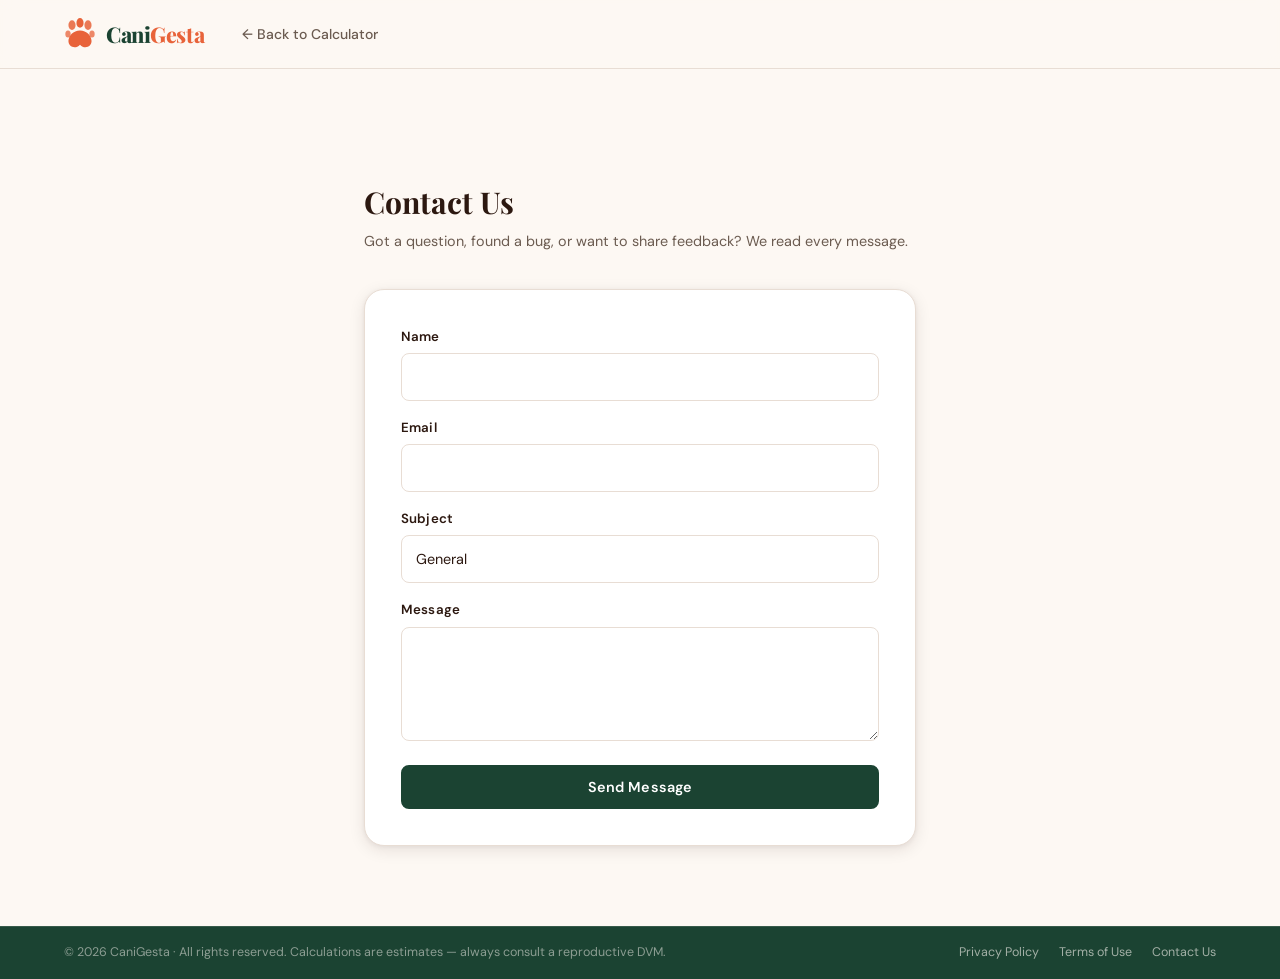
<file: contact.html>
<!DOCTYPE html>
<html lang="en">
<head>
  <meta charset="UTF-8">
  <meta name="viewport" content="width=device-width, initial-scale=1.0">
  <title>Contact Us — CaniGesta</title>
  <meta name="description" content="Get in touch with the CaniGesta team. Send us a message about your experience or any questions.">
  <link rel="icon" href="data:image/svg+xml,<svg xmlns='http://www.w3.org/2000/svg' viewBox='0 0 100 100'><text y='.9em' font-size='90'>🐾</text></svg>">
  <link rel="preconnect" href="https://fonts.googleapis.com">
  <link href="https://fonts.googleapis.com/css2?family=DM+Sans:wght@400;500;600&family=Playfair+Display:wght@700&display=swap" rel="stylesheet">
  <link rel="stylesheet" href="app.css">
  <script>if (localStorage.getItem('cg_theme') === 'dark') document.documentElement.classList.add('dark-mode');</script>
</head>
<body class="light-mode">
  <nav class="navbar" id="main-navbar">
    <div class="nav-container">
      <a href="index.html" class="nav-logo" style="text-decoration:none;">
        <svg class="logo-paw" viewBox="0 0 36 36" fill="none" xmlns="http://www.w3.org/2000/svg">
          <ellipse cx="9" cy="8" rx="4" ry="5.5" fill="currentColor" opacity="0.85"/>
          <ellipse cx="18" cy="5.5" rx="4" ry="5.5" fill="currentColor"/>
          <ellipse cx="27" cy="8" rx="4" ry="5.5" fill="currentColor" opacity="0.85"/>
          <path d="M18 14C10.5 14 5 20 5 26C5 30 8 33 12 33C14 33 16 32 18 30C20 32 22 33 24 33C28 33 31 30 31 26C31 20 25.5 14 18 14Z" fill="currentColor"/>
          <ellipse cx="4.5" cy="18" rx="3" ry="4" fill="currentColor" opacity="0.75"/>
          <ellipse cx="31.5" cy="18" rx="3" ry="4" fill="currentColor" opacity="0.75"/>
        </svg>
        <span class="logo-text">Cani<span class="logo-accent">Gesta</span></span>
      </a>
      <div class="nav-links">
        <a href="index.html" class="nav-link">← Back to Calculator</a>
      </div>
    </div>
  </nav>

  <main class="container" style="padding-top: calc(var(--nav-height) + 48px); padding-bottom: 80px; max-width: 600px;">
    <h1 style="margin-bottom: 8px;">Contact Us</h1>
    <p class="text-sub" style="margin-bottom: 36px;">Got a question, found a bug, or want to share feedback? We read every message.</p>

    <div class="panel-card card-shadow" style="padding: 36px;">
      <form id="contact-form" action="https://formspree.io/f/xpwzgkna" method="POST" class="calc-form">
        <div class="form-group">
          <label for="contact-name" class="form-label">Name</label>
          <input type="text" id="contact-name" name="name" class="form-control" required>
        </div>
        <div class="form-group">
          <label for="contact-email" class="form-label">Email</label>
          <input type="email" id="contact-email" name="email" class="form-control" required>
        </div>
        <div class="form-group">
          <label for="contact-subject" class="form-label">Subject</label>
          <select id="contact-subject" name="subject" class="form-control">
            <option>General</option>
            <option>Bug Report</option>
            <option>Feature Request</option>
            <option>Partnership</option>
          </select>
        </div>
        <div class="form-group">
          <label for="contact-message" class="form-label">Message</label>
          <textarea id="contact-message" name="message" class="form-control" rows="5" required></textarea>
        </div>
        <button type="submit" class="btn btn-primary btn-full" style="margin-top: 8px;">Send Message</button>
      </form>
      <div id="contact-success" class="email-success" style="display:none; margin-top: 16px;">
        🎉 <strong>Thanks! We'll reply within 48 hours.</strong>
      </div>
    </div>
  </main>

  <footer class="site-footer">
    <div class="footer-bottom">
      <div class="container footer-bottom-inner">
        <span>© 2026 CaniGesta · All rights reserved. Calculations are estimates — always consult a reproductive DVM.</span>
        <div class="footer-bottom-links">
          <a href="privacy.html">Privacy Policy</a>
          <a href="terms.html">Terms of Use</a>
          <a href="contact.html">Contact Us</a>
        </div>
      </div>
    </div>
  </footer>

  <script>
    document.getElementById('contact-form').addEventListener('submit', function(e) {
      e.preventDefault();
      const btn = this.querySelector('button');
      btn.textContent = 'Sending...';
      btn.disabled = true;
      fetch(this.action, {
        method: 'POST', body: new FormData(this), headers: { 'Accept': 'application/json' }
      }).then(() => {
        this.style.display = 'none';
        document.getElementById('contact-success').style.display = 'block';
      }).catch(() => {
        btn.textContent = 'Send Message';
        btn.disabled = false;
        alert('Something went wrong — please try again.');
      });
    });
  </script>
</body>
</html>
</file>
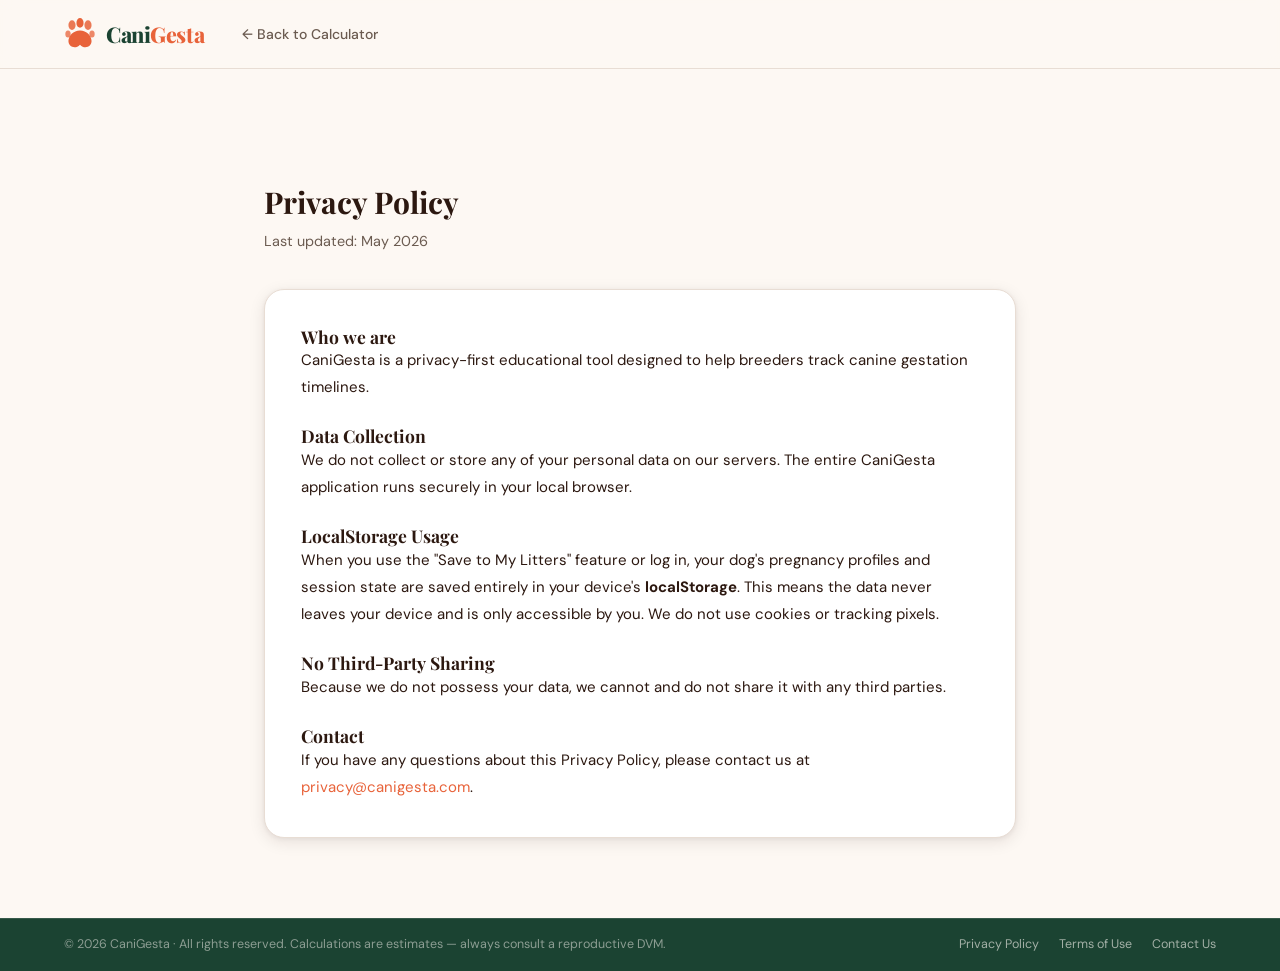
<file: privacy.html>
<!DOCTYPE html>
<html lang="en">
<head>
  <meta charset="UTF-8">
  <meta name="viewport" content="width=device-width, initial-scale=1.0">
  <title>Privacy Policy — CaniGesta</title>
  <meta name="description" content="Privacy Policy for CaniGesta. Learn how we handle your data (we don't!).">
  <link rel="icon" href="data:image/svg+xml,<svg xmlns='http://www.w3.org/2000/svg' viewBox='0 0 100 100'><text y='.9em' font-size='90'>🐾</text></svg>">
  <link rel="preconnect" href="https://fonts.googleapis.com">
  <link href="https://fonts.googleapis.com/css2?family=DM+Sans:wght@400;500;600&family=Playfair+Display:wght@700&display=swap" rel="stylesheet">
  <link rel="stylesheet" href="app.css">
  <script>if (localStorage.getItem('cg_theme') === 'dark') document.documentElement.classList.add('dark-mode');</script>
</head>
<body class="light-mode">
  <nav class="navbar" id="main-navbar">
    <div class="nav-container">
      <a href="index.html" class="nav-logo" style="text-decoration:none;">
        <svg class="logo-paw" viewBox="0 0 36 36" fill="none" xmlns="http://www.w3.org/2000/svg">
          <ellipse cx="9" cy="8" rx="4" ry="5.5" fill="currentColor" opacity="0.85"/>
          <ellipse cx="18" cy="5.5" rx="4" ry="5.5" fill="currentColor"/>
          <ellipse cx="27" cy="8" rx="4" ry="5.5" fill="currentColor" opacity="0.85"/>
          <path d="M18 14C10.5 14 5 20 5 26C5 30 8 33 12 33C14 33 16 32 18 30C20 32 22 33 24 33C28 33 31 30 31 26C31 20 25.5 14 18 14Z" fill="currentColor"/>
          <ellipse cx="4.5" cy="18" rx="3" ry="4" fill="currentColor" opacity="0.75"/>
          <ellipse cx="31.5" cy="18" rx="3" ry="4" fill="currentColor" opacity="0.75"/>
        </svg>
        <span class="logo-text">Cani<span class="logo-accent">Gesta</span></span>
      </a>
      <div class="nav-links">
        <a href="index.html" class="nav-link">← Back to Calculator</a>
      </div>
    </div>
  </nav>

  <main class="container" style="padding-top: calc(var(--nav-height) + 48px); padding-bottom: 80px; max-width: 800px;">
    <h1 style="margin-bottom: 8px;">Privacy Policy</h1>
    <p class="text-sub" style="margin-bottom: 36px;">Last updated: May 2026</p>

    <div class="panel-card card-shadow" style="padding: 36px; line-height: 1.8;">
      <h3>Who we are</h3>
      <p>CaniGesta is a privacy-first educational tool designed to help breeders track canine gestation timelines.</p>

      <h3 style="margin-top: 24px;">Data Collection</h3>
      <p>We do not collect or store any of your personal data on our servers. The entire CaniGesta application runs securely in your local browser.</p>

      <h3 style="margin-top: 24px;">LocalStorage Usage</h3>
      <p>When you use the "Save to My Litters" feature or log in, your dog's pregnancy profiles and session state are saved entirely in your device's <strong>localStorage</strong>. This means the data never leaves your device and is only accessible by you. We do not use cookies or tracking pixels.</p>

      <h3 style="margin-top: 24px;">No Third-Party Sharing</h3>
      <p>Because we do not possess your data, we cannot and do not share it with any third parties.</p>

      <h3 style="margin-top: 24px;">Contact</h3>
      <p>If you have any questions about this Privacy Policy, please contact us at <a href="mailto:privacy@canigesta.com" style="color: var(--color-accent);">privacy@canigesta.com</a>.</p>
    </div>
  </main>

  <footer class="site-footer">
    <div class="footer-bottom">
      <div class="container footer-bottom-inner">
        <span>© 2026 CaniGesta · All rights reserved. Calculations are estimates — always consult a reproductive DVM.</span>
        <div class="footer-bottom-links">
          <a href="privacy.html">Privacy Policy</a>
          <a href="terms.html">Terms of Use</a>
          <a href="contact.html">Contact Us</a>
        </div>
      </div>
    </div>
  </footer>
</body>
</html>
</file>
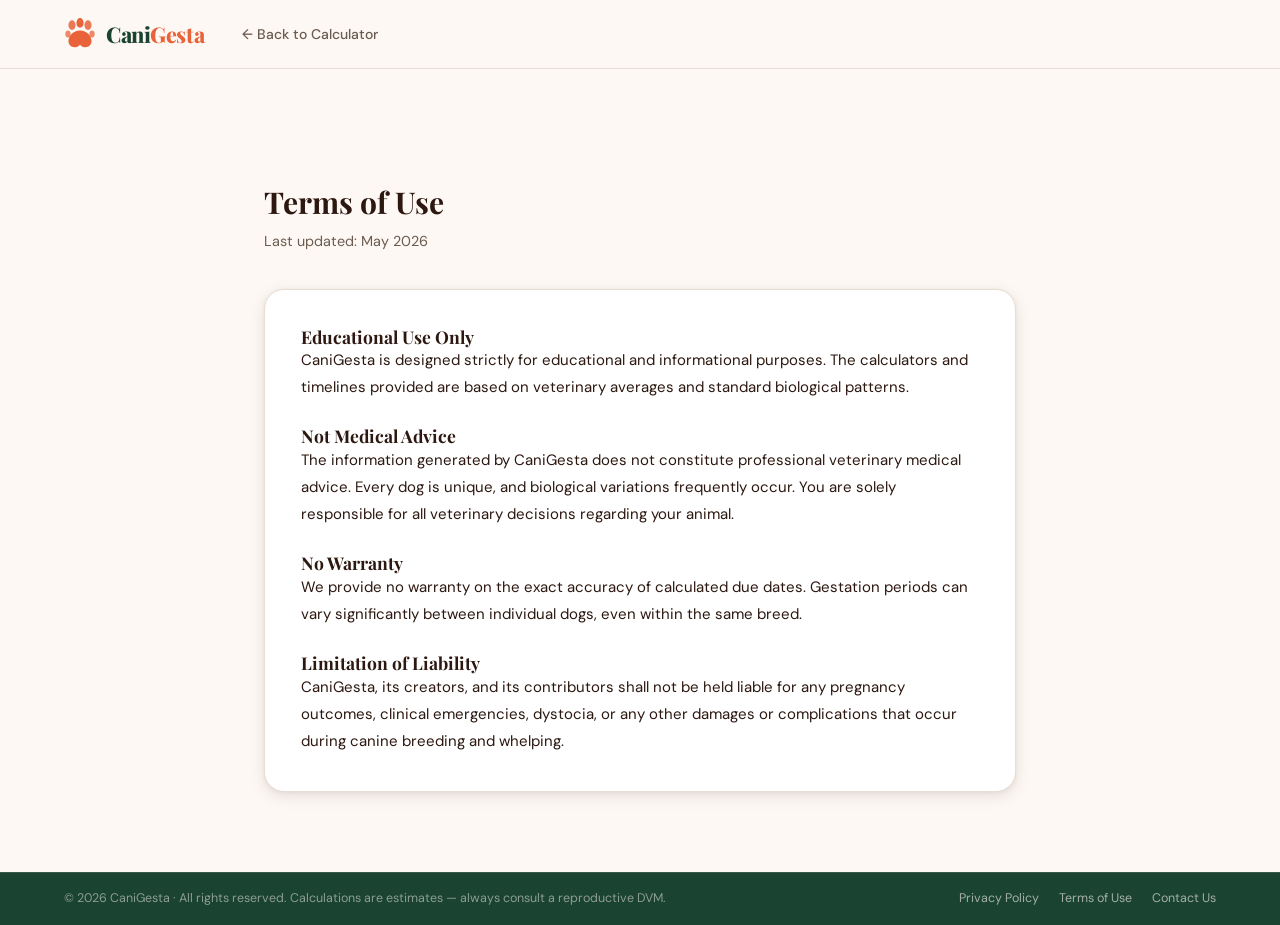
<file: terms.html>
<!DOCTYPE html>
<html lang="en">
<head>
  <meta charset="UTF-8">
  <meta name="viewport" content="width=device-width, initial-scale=1.0">
  <title>Terms of Use — CaniGesta</title>
  <meta name="description" content="Terms of Use for CaniGesta. Please read carefully before using our calculator.">
  <link rel="icon" href="data:image/svg+xml,<svg xmlns='http://www.w3.org/2000/svg' viewBox='0 0 100 100'><text y='.9em' font-size='90'>🐾</text></svg>">
  <link rel="preconnect" href="https://fonts.googleapis.com">
  <link href="https://fonts.googleapis.com/css2?family=DM+Sans:wght@400;500;600&family=Playfair+Display:wght@700&display=swap" rel="stylesheet">
  <link rel="stylesheet" href="app.css">
  <script>if (localStorage.getItem('cg_theme') === 'dark') document.documentElement.classList.add('dark-mode');</script>
</head>
<body class="light-mode">
  <nav class="navbar" id="main-navbar">
    <div class="nav-container">
      <a href="index.html" class="nav-logo" style="text-decoration:none;">
        <svg class="logo-paw" viewBox="0 0 36 36" fill="none" xmlns="http://www.w3.org/2000/svg">
          <ellipse cx="9" cy="8" rx="4" ry="5.5" fill="currentColor" opacity="0.85"/>
          <ellipse cx="18" cy="5.5" rx="4" ry="5.5" fill="currentColor"/>
          <ellipse cx="27" cy="8" rx="4" ry="5.5" fill="currentColor" opacity="0.85"/>
          <path d="M18 14C10.5 14 5 20 5 26C5 30 8 33 12 33C14 33 16 32 18 30C20 32 22 33 24 33C28 33 31 30 31 26C31 20 25.5 14 18 14Z" fill="currentColor"/>
          <ellipse cx="4.5" cy="18" rx="3" ry="4" fill="currentColor" opacity="0.75"/>
          <ellipse cx="31.5" cy="18" rx="3" ry="4" fill="currentColor" opacity="0.75"/>
        </svg>
        <span class="logo-text">Cani<span class="logo-accent">Gesta</span></span>
      </a>
      <div class="nav-links">
        <a href="index.html" class="nav-link">← Back to Calculator</a>
      </div>
    </div>
  </nav>

  <main class="container" style="padding-top: calc(var(--nav-height) + 48px); padding-bottom: 80px; max-width: 800px;">
    <h1 style="margin-bottom: 8px;">Terms of Use</h1>
    <p class="text-sub" style="margin-bottom: 36px;">Last updated: May 2026</p>

    <div class="panel-card card-shadow" style="padding: 36px; line-height: 1.8;">
      <h3>Educational Use Only</h3>
      <p>CaniGesta is designed strictly for educational and informational purposes. The calculators and timelines provided are based on veterinary averages and standard biological patterns.</p>

      <h3 style="margin-top: 24px;">Not Medical Advice</h3>
      <p>The information generated by CaniGesta does not constitute professional veterinary medical advice. Every dog is unique, and biological variations frequently occur. You are solely responsible for all veterinary decisions regarding your animal.</p>

      <h3 style="margin-top: 24px;">No Warranty</h3>
      <p>We provide no warranty on the exact accuracy of calculated due dates. Gestation periods can vary significantly between individual dogs, even within the same breed.</p>

      <h3 style="margin-top: 24px;">Limitation of Liability</h3>
      <p>CaniGesta, its creators, and its contributors shall not be held liable for any pregnancy outcomes, clinical emergencies, dystocia, or any other damages or complications that occur during canine breeding and whelping.</p>
    </div>
  </main>

  <footer class="site-footer">
    <div class="footer-bottom">
      <div class="container footer-bottom-inner">
        <span>© 2026 CaniGesta · All rights reserved. Calculations are estimates — always consult a reproductive DVM.</span>
        <div class="footer-bottom-links">
          <a href="privacy.html">Privacy Policy</a>
          <a href="terms.html">Terms of Use</a>
          <a href="contact.html">Contact Us</a>
        </div>
      </div>
    </div>
  </footer>
</body>
</html>
</file>
<file: app.css>
/* ================================================================
   CaniGesta — Premium Design System
   Items: 24 (dark mode), 37 (fonts), 38 (colors), 39 (a11y),
          40 (transitions), 41 (mobile), 42 (animations), 23 (print)
================================================================ */

/* ── FONTS ── */
@import url('https://fonts.googleapis.com/css2?family=DM+Sans:ital,opsz,wght@0,9..40,300;0,9..40,400;0,9..40,500;0,9..40,600;0,9..40,700;1,9..40,400&family=Playfair+Display:ital,wght@0,400;0,600;0,700;0,800;1,400;1,700&display=swap');

/* ── DESIGN TOKENS (Item 38) ── */
:root {
  /* Brand Colors */
  --color-primary:      #1B4332;
  --color-primary-dark: #0f2d20;
  --color-primary-light:#2d6a4f;
  --color-accent:       #E8633A;
  --color-accent-dark:  #c44f28;
  --color-accent-light: #f0845e;

  /* Background & Surface */
  --color-bg:           #FDF8F3;
  --color-bg-alt:       #F5EDE4;
  --color-surface:      #FFFFFF;
  --color-surface-alt:  #FDF8F3;
  --color-cream:        #FDF8F3;
  --color-cream-dark:   #EDE3DA;

  /* Text */
  --color-text:         #2C1810;
  --color-text-sub:     #6B5B50;
  --color-text-muted:   #9D8878;
  --color-text-inverse: #FDF8F3;

  /* Border */
  --color-border:       #E8DDD4;
  --color-border-light: #F0E8E0;

  /* Semantic */
  --color-green:        #1B4332;
  --color-orange:       #E8633A;
  --color-gold:         #D4A843;
  --color-blue:         #2D5986;
  --color-error:        #C0392B;
  --color-success:      #27AE60;

  /* Shadows */
  --shadow-sm:  0 1px 4px rgba(44,24,16,0.08), 0 0 1px rgba(44,24,16,0.04);
  --shadow-md:  0 4px 16px rgba(44,24,16,0.10), 0 1px 4px rgba(44,24,16,0.06);
  --shadow-lg:  0 8px 32px rgba(44,24,16,0.12), 0 2px 8px rgba(44,24,16,0.08);
  --shadow-xl:  0 20px 60px rgba(44,24,16,0.16), 0 4px 16px rgba(44,24,16,0.10);

  /* Layout */
  --nav-height:    68px;
  --radius-sm:     8px;
  --radius-md:     14px;
  --radius-lg:     20px;
  --radius-xl:     28px;
  --radius-full:   999px;
  --container-max: 1200px;
  --gap-sm:        12px;
  --gap-md:        24px;
  --gap-lg:        40px;

  /* Transitions (Item 40) */
  --transition:     all 0.2s ease;
  --transition-slow: all 0.35s cubic-bezier(0.4,0,0.2,1);
}

/* ── DARK MODE TOKENS (Item 24, 15) ── */
body.dark-mode {
  --color-bg:           #0F1A16;
  --color-bg-alt:       #111d14;
  --color-surface:      #1A2E25;
  --color-surface-alt:  #1C3526;
  --color-cream:        #1A2E25;
  --color-cream-dark:   #0f1e13;

  --color-text:         #F0EBE3;
  --color-text-sub:     #A8B8A0;
  --color-text-muted:   #7A9070;
  --color-text-inverse: #0F1A16;

  --color-border:       #2A4535;
  --color-border-light: #1C3526;

  --color-primary-light:#3d8a60;
  --color-cream-dark:   #162B1E;

  --shadow-sm:  0 1px 4px rgba(0,0,0,0.30);
  --shadow-md:  0 4px 16px rgba(0,0,0,0.35);
  --shadow-lg:  0 8px 32px rgba(0,0,0,0.40);
  --shadow-xl:  0 20px 60px rgba(0,0,0,0.50);
}

/* ── RESET ── */
*, *::before, *::after {
  box-sizing: border-box;
  margin: 0;
  padding: 0;
}

html {
  scroll-behavior: smooth;
  -webkit-text-size-adjust: 100%;
}

body {
  font-family: 'DM Sans', system-ui, -apple-system, sans-serif;
  font-size: 15px;
  line-height: 1.6;
  color: var(--color-text);
  background-color: var(--color-bg);
  transition: background-color 0.3s ease, color 0.3s ease;
  min-height: 100vh;
  padding-top: var(--nav-height);
}

h1, h2, h3, h4, h5, h6 {
  font-family: 'Playfair Display', Georgia, serif;
  font-weight: 700;
  line-height: 1.25;
  color: var(--color-text);
}

a { color: var(--color-accent); text-decoration: none; transition: var(--transition); }
a:hover { color: var(--color-accent-dark); }

button { font-family: 'DM Sans', sans-serif; cursor: pointer; border: none; background: none; }
input, select, textarea { font-family: 'DM Sans', sans-serif; }

img { max-width: 100%; height: auto; display: block; }

/* ── UTILITIES ── */
.container {
  max-width: var(--container-max);
  margin-inline: auto;
  padding-inline: 24px;
}

.text-center { text-align: center; }
.text-sub { color: var(--color-text-sub); font-size: 0.9rem; }
.flex { display: flex; }
.flex-center { display: flex; align-items: center; justify-content: center; }

.card-shadow {
  box-shadow: var(--shadow-md);
}

/* ── BADGE ── */
.badge {
  display: inline-flex;
  align-items: center;
  background: var(--color-primary);
  color: #fff;
  font-size: 0.75rem;
  font-weight: 700;
  padding: 3px 10px;
  border-radius: var(--radius-full);
  letter-spacing: 0.03em;
}

/* ── BUTTONS (Item 39: min 44px) ── */
.btn {
  display: inline-flex;
  align-items: center;
  justify-content: center;
  gap: 7px;
  min-height: 44px;
  padding: 11px 22px;
  border-radius: var(--radius-sm);
  font-size: 0.9rem;
  font-weight: 600;
  font-family: 'DM Sans', sans-serif;
  cursor: pointer;
  border: 2px solid transparent;
  transition: var(--transition);
  white-space: nowrap;
  text-decoration: none;
  letter-spacing: 0.01em;
}

.btn-sm { min-height: 38px; padding: 8px 16px; font-size: 0.82rem; }
.btn-lg { min-height: 52px; padding: 14px 30px; font-size: 1rem; }
.btn-full { width: 100%; }

.btn-primary {
  background: var(--color-primary);
  color: #fff;
  border-color: var(--color-primary);
}
.btn-primary:hover {
  background: var(--color-primary-dark);
  border-color: var(--color-primary-dark);
  transform: translateY(-1px);
  box-shadow: 0 6px 20px rgba(27,67,50,0.3);
}

.btn-accent {
  background: var(--color-accent);
  color: #fff;
  border-color: var(--color-accent);
}
.btn-accent:hover {
  background: var(--color-accent-dark);
  border-color: var(--color-accent-dark);
  transform: translateY(-1px);
  box-shadow: 0 6px 20px rgba(232,99,58,0.35);
}

.btn-ghost {
  background: transparent;
  color: var(--color-text);
  border-color: var(--color-border);
}
.btn-ghost:hover {
  background: var(--color-cream-dark);
  border-color: var(--color-text-sub);
}

.btn-pro {
  background: linear-gradient(135deg, var(--color-gold) 0%, #B8860B 100%);
  color: #fff;
  border: none;
  box-shadow: 0 2px 8px rgba(212,168,67,0.4);
}
.btn-pro:hover {
  transform: translateY(-1px);
  box-shadow: 0 5px 16px rgba(212,168,67,0.5);
}

.btn-close-modal { /* alias */ }

/* link buttons */
.link-btn {
  background: none;
  border: none;
  color: var(--color-accent);
  font-size: 0.85rem;
  cursor: pointer;
  padding: 0;
  font-family: 'DM Sans', sans-serif;
  transition: var(--transition);
  text-decoration: underline;
}
.link-btn:hover { color: var(--color-accent-dark); }

/* ============================================================
   NAVBAR (Items 1, 2, 6, 7)
============================================================ */
.navbar {
  position: fixed;
  top: 0;
  left: 0;
  width: 100%;
  z-index: 1000;
  height: var(--nav-height);
  background: rgba(253,248,243,0.93);
  backdrop-filter: blur(10px);
  -webkit-backdrop-filter: blur(10px);
  box-shadow: 0 1px 0 #E8DDD4;
  transition: background 0.3s ease, box-shadow 0.3s ease;
}

body.dark-mode .navbar {
  background: rgba(13,31,23,0.90);
  border-bottom-color: var(--color-border);
}

.nav-container {
  display: flex;
  align-items: center;
  gap: 16px;
  max-width: var(--container-max);
  margin-inline: auto;
  padding-inline: 24px;
  height: 100%;
}

/* Logo */
.nav-logo {
  display: flex;
  align-items: center;
  gap: 10px;
  cursor: pointer;
  text-decoration: none;
  flex-shrink: 0;
}
.logo-paw {
  width: 32px;
  height: 32px;
  color: var(--color-accent);
  transition: transform 0.3s ease;
}
.nav-logo:hover .logo-paw { transform: rotate(-12deg) scale(1.1); }
.logo-text {
  font-family: 'Playfair Display', serif;
  font-weight: 800;
  font-size: 1.35rem;
  color: var(--color-primary);
  letter-spacing: -0.02em;
}
body.dark-mode .logo-text { color: var(--color-text); }
.logo-accent { color: var(--color-accent); }

/* Nav Links */
.nav-links {
  display: flex;
  align-items: center;
  gap: 4px;
  flex: 1;
  margin-left: 8px;
}

.nav-link {
  background: none;
  border: none;
  color: var(--color-text-sub);
  font-size: 0.875rem;
  font-weight: 500;
  font-family: 'DM Sans', sans-serif;
  padding: 7px 14px;
  border-radius: var(--radius-sm);
  cursor: pointer;
  transition: var(--transition);
  white-space: nowrap;
  min-height: 36px;
}
.nav-link:hover { color: var(--color-text); background: var(--color-cream-dark); }
.nav-link.active {
  color: var(--color-primary);
  font-weight: 600;
  background: rgba(27,67,50,0.09);
}
body.dark-mode .nav-link.active {
  color: #7dd3a8;
  background: rgba(125,211,168,0.12);
}

/* Nav Actions */
.nav-actions {
  display: flex;
  align-items: center;
  gap: 8px;
  flex-shrink: 0;
}

.auth-box {
  display: flex;
  align-items: center;
  gap: 8px;
}

/* Auth User State */
.auth-user-pill {
  display: flex;
  align-items: center;
  gap: 8px;
}
.user-avatar-initials {
  width: 34px;
  height: 34px;
  border-radius: 50%;
  background: var(--color-primary);
  color: #fff;
  font-weight: 700;
  font-size: 0.8rem;
  display: flex;
  align-items: center;
  justify-content: center;
  cursor: pointer;
  letter-spacing: 0.05em;
}
.user-name-display {
  font-weight: 600;
  font-size: 0.85rem;
  color: var(--color-text);
}

/* Theme Toggle */
.theme-toggle {
  width: 38px;
  height: 38px;
  border-radius: var(--radius-full);
  background: var(--color-cream-dark);
  border: 1px solid var(--color-border);
  display: flex;
  align-items: center;
  justify-content: center;
  cursor: pointer;
  transition: var(--transition);
  color: var(--color-text);
  flex-shrink: 0;
}
.theme-toggle:hover { background: var(--color-border); transform: scale(1.08); }
.theme-toggle svg { width: 17px; height: 17px; }

/* Hamburger */
.hamburger {
  display: none;
  flex-direction: column;
  gap: 5px;
  width: 38px;
  height: 38px;
  align-items: center;
  justify-content: center;
  border-radius: var(--radius-sm);
  border: 1px solid var(--color-border);
  background: var(--color-surface);
  cursor: pointer;
  flex-shrink: 0;
}
.hamburger span {
  display: block;
  width: 20px;
  height: 2px;
  background: var(--color-text);
  border-radius: 2px;
  transition: var(--transition);
}

/* Mobile Menu Drawer */
.mobile-menu {
  display: none;
  flex-direction: column;
  background: var(--color-surface);
  border-top: 1px solid var(--color-border);
  padding: 12px 24px 20px;
  gap: 4px;
}
.mobile-menu.open { display: flex; }
.mobile-menu .nav-link {
  text-align: left;
  padding: 10px 14px;
  font-size: 1rem;
}
.mobile-divider {
  border: none;
  border-top: 1px solid var(--color-border);
  margin: 8px 0;
}
.mobile-auth-box {
  display: flex;
  gap: 10px;
  padding-top: 4px;
}
.mobile-auth-box .btn { flex: 1; }

/* ============================================================
   HERO SECTION (Item 25, 42)
============================================================ */
.hero-section {
  position: relative;
  padding-top: 40px;
  padding-bottom: 72px;
  overflow: hidden;
  background: linear-gradient(165deg, #FDF8F3 0%, #F0E8DC 50%, #E8DDD4 100%);
}

body.dark-mode .hero-section {
  background: linear-gradient(165deg, #0D1F17 0%, #111d14 50%, #0a1810 100%);
}

.hero-bg-pattern {
  position: absolute;
  inset: 0;
  background-image:
    radial-gradient(circle at 20% 30%, rgba(232,99,58,0.07) 0%, transparent 50%),
    radial-gradient(circle at 80% 70%, rgba(27,67,50,0.06) 0%, transparent 50%);
  pointer-events: none;
}

.hero-container {
  display: grid;
  grid-template-columns: 1fr 1fr;
  gap: 48px;
  align-items: center;
}

.hero-content { }

.hero-badge {
  display: inline-flex;
  align-items: center;
  gap: 8px;
  background: rgba(27,67,50,0.09);
  border: 1px solid rgba(27,67,50,0.18);
  color: var(--color-primary);
  font-size: 0.78rem;
  font-weight: 600;
  padding: 6px 14px;
  border-radius: var(--radius-full);
  margin-bottom: 20px;
  letter-spacing: 0.04em;
  text-transform: uppercase;
}
body.dark-mode .hero-badge {
  background: rgba(125,211,168,0.12);
  border-color: rgba(125,211,168,0.25);
  color: #7dd3a8;
}
.badge-dot {
  width: 7px; height: 7px;
  background: var(--color-accent);
  border-radius: 50%;
  animation: pulse-dot 2s infinite;
}
@keyframes pulse-dot {
  0%, 100% { opacity: 1; transform: scale(1); }
  50% { opacity: 0.6; transform: scale(0.75); }
}

.hero-headline {
  font-family: 'Playfair Display', serif;
  font-size: clamp(2.2rem, 5vw, 3.4rem);
  font-weight: 800;
  color: var(--color-text);
  line-height: 1.15;
  letter-spacing: -0.02em;
  margin-bottom: 18px;
}

.hero-subheadline {
  font-size: 1.05rem;
  color: var(--color-text-sub);
  line-height: 1.7;
  max-width: 500px;
  margin-bottom: 28px;
}

.hero-cta-row {
  display: flex;
  gap: 12px;
  flex-wrap: wrap;
  margin-bottom: 28px;
}

.social-proof {
  display: flex;
  align-items: center;
  gap: 12px;
}
.avatar-stack {
  display: flex;
}
.avatar-mini {
  width: 32px; height: 32px;
  background: var(--color-primary);
  border: 2px solid var(--color-bg);
  border-radius: 50%;
  font-size: 0.9rem;
  display: flex;
  align-items: center;
  justify-content: center;
  margin-left: -8px;
}
.avatar-stack .avatar-mini:first-child { margin-left: 0; }
.proof-text { font-size: 0.875rem; color: var(--color-text-sub); }
.proof-text strong { color: var(--color-text); }

/* Hero Graphic */
.hero-graphic {
  position: relative;
  display: flex;
  align-items: center;
  justify-content: center;
}

.hero-paw-bg {
  position: absolute;
  width: 200px; height: 200px;
  opacity: 0.5;
  animation: spin-slow 40s linear infinite;
}
@keyframes spin-slow {
  from { transform: rotate(0deg); }
  to { transform: rotate(360deg); }
}

.hero-card-float {
  background: var(--color-surface);
  border-radius: var(--radius-lg);
  padding: 24px 28px;
  box-shadow: var(--shadow-xl);
  border: 1px solid var(--color-border);
  width: 280px;
  position: relative;
  z-index: 2;
  animation: float-card 4s ease-in-out infinite;
}
@keyframes float-card {
  0%, 100% { transform: translateY(0px); }
  50% { transform: translateY(-10px); }
}

.hf-week {
  font-size: 0.72rem;
  font-weight: 700;
  text-transform: uppercase;
  letter-spacing: 0.08em;
  color: var(--color-accent);
  margin-bottom: 6px;
}
.hf-dog {
  font-family: 'Playfair Display', serif;
  font-size: 1.2rem;
  font-weight: 700;
  color: var(--color-text);
  margin-bottom: 10px;
}
.hf-bar {
  height: 8px;
  background: var(--color-cream-dark);
  border-radius: var(--radius-full);
  margin-bottom: 8px;
  overflow: hidden;
}
.hf-fill {
  height: 100%;
  background: linear-gradient(90deg, var(--color-primary) 0%, var(--color-accent) 100%);
  border-radius: var(--radius-full);
}
.hf-due {
  font-size: 0.8rem;
  color: var(--color-text-sub);
  margin-bottom: 12px;
}
.hf-items {
  display: flex;
  gap: 8px;
  flex-wrap: wrap;
}
.hf-item {
  font-size: 0.73rem;
  font-weight: 600;
  padding: 4px 10px;
  border-radius: var(--radius-full);
  background: var(--color-cream-dark);
  color: var(--color-text-sub);
}
.hf-item.done { background: rgba(27,67,50,0.12); color: var(--color-primary); }
.hf-item.upcoming { background: rgba(232,99,58,0.1); color: var(--color-accent); }

/* Staggered Fade-in Animations (Item 42) */
.fade-in-1, .fade-in-2, .fade-in-3, .fade-in-4, .fade-in-5 {
  animation: fadeInUp 0.7s ease both;
}
.fade-in-1 { animation-delay: 0.05s; }
.fade-in-2 { animation-delay: 0.15s; }
.fade-in-3 { animation-delay: 0.25s; }
.fade-in-4 { animation-delay: 0.38s; }
.fade-in-5 { animation-delay: 0.52s; }

@keyframes fadeInUp {
  from { opacity: 0; transform: translateY(22px); }
  to   { opacity: 1; transform: translateY(0); }
}

/* ============================================================
   VET BADGE (Item 26)
============================================================ */
.vet-badge-bar {
  background: var(--color-surface);
  border-bottom: 1px solid var(--color-border);
  padding: 16px 0;
}

.vet-badge-inner {
  display: flex;
  align-items: center;
  gap: 16px;
  background: var(--color-surface);
  border: 1px solid var(--color-border);
  border-radius: var(--radius-md);
  padding: 14px 24px;
  max-width: 700px;
  margin: 0 auto;
  transition: var(--transition);
}
.vet-badge-inner:hover { box-shadow: var(--shadow-lg); }

.vet-avatar-circle {
  width: 48px; height: 48px;
  min-width: 48px;
  border-radius: 50%;
  background: linear-gradient(135deg, var(--color-primary) 0%, var(--color-primary-light) 100%);
  color: #fff;
  font-weight: 700;
  font-size: 1rem;
  display: flex;
  align-items: center;
  justify-content: center;
  letter-spacing: 0.05em;
}

.vet-info { flex: 1; }
.vet-stars { color: var(--color-gold); font-size: 1rem; letter-spacing: 2px; }
.vet-name { font-size: 0.88rem; color: var(--color-text); margin: 1px 0; }
.vet-title { font-size: 0.78rem; color: var(--color-text-sub); }

.vet-verified-badge {
  display: flex;
  align-items: center;
  gap: 5px;
  background: rgba(27,67,50,0.09);
  color: var(--color-primary);
  font-size: 0.75rem;
  font-weight: 700;
  padding: 6px 12px;
  border-radius: var(--radius-full);
  letter-spacing: 0.03em;
  white-space: nowrap;
}
body.dark-mode .vet-verified-badge {
  background: rgba(125,211,168,0.15);
  color: #7dd3a8;
}

/* ============================================================
   MAIN CONTENT + TABS
============================================================ */
.main-content {
  padding-top: 48px;
  padding-bottom: 60px;
}

/* Tab Views */
.tab-view { display: none; }
.tab-view.active { display: block; }

/* ── CALCULATOR TAB (Items 14-20) ── */
.calc-grid {
  display: grid;
  grid-template-columns: 1fr 1fr;
  gap: 24px;
  margin-bottom: 28px;
}

/* Panel Card */
.panel-card {
  background: var(--color-surface);
  border: 1px solid var(--color-border);
  border-radius: var(--radius-lg);
  padding: 28px;
  transition: var(--transition-slow);
}

.card-header {
  display: flex;
  align-items: flex-start;
  gap: 14px;
  margin-bottom: 24px;
}
.card-header.border-bottom {
  padding-bottom: 16px;
  border-bottom: 1px solid var(--color-border);
}
.header-icon {
  font-size: 1.4rem;
  line-height: 1;
  margin-top: 2px;
}
.card-header h2 { font-size: 1.3rem; }
.card-header h3 { font-size: 1.1rem; }
.card-header p { font-size: 0.83rem; color: var(--color-text-sub); margin-top: 2px; }

/* Form elements */
.calc-form { display: flex; flex-direction: column; gap: 16px; }
.auth-form { gap: 14px; }

.form-group { display: flex; flex-direction: column; gap: 6px; }

.form-label {
  font-size: 0.83rem;
  font-weight: 600;
  color: var(--color-text);
  letter-spacing: 0.01em;
}
.required { color: var(--color-accent); }
.optional { color: var(--color-text-muted); font-weight: 400; font-size: 0.8em; }

.form-control {
  width: 100%;
  min-height: 48px; /* Item 41 */
  padding: 11px 14px;
  border: 1.5px solid var(--color-border);
  border-radius: var(--radius-sm);
  font-size: 0.9rem;
  font-family: 'DM Sans', sans-serif;
  color: var(--color-text);
  background: var(--color-surface);
  transition: var(--transition);
  outline: none;
  appearance: none;
}
.form-control:focus {
  border-color: var(--color-primary);
  box-shadow: 0 0 0 3px rgba(27,67,50,0.12);
}
.form-control::placeholder { color: var(--color-text-muted); }

.select-wrap { position: relative; }
.select-wrap::after {
  content: '▾';
  position: absolute;
  right: 14px;
  top: 50%;
  transform: translateY(-50%);
  color: var(--color-text-sub);
  pointer-events: none;
  font-size: 1rem;
}
.select-wrap .form-control { padding-right: 36px; cursor: pointer; }

.help-text { font-size: 0.78rem; color: var(--color-text-muted); }

/* Range Slider */
.slider-header { display: flex; align-items: center; justify-content: space-between; }
.form-range {
  width: 100%;
  height: 6px;
  appearance: none;
  background: var(--color-cream-dark);
  border-radius: var(--radius-full);
  outline: none;
  cursor: pointer;
  margin-block: 6px;
}
.form-range::-webkit-slider-thumb {
  appearance: none;
  width: 20px; height: 20px;
  border-radius: 50%;
  background: var(--color-primary);
  border: 3px solid var(--color-surface);
  box-shadow: 0 2px 6px rgba(27,67,50,0.3);
  cursor: pointer;
}
.form-range::-moz-range-thumb {
  width: 20px; height: 20px;
  border-radius: 50%;
  background: var(--color-primary);
  border: 3px solid var(--color-surface);
  cursor: pointer;
}
.range-labels {
  display: flex;
  justify-content: space-between;
  font-size: 0.75rem;
  color: var(--color-text-muted);
}

/* Form Actions */
.form-actions {
  display: flex;
  gap: 10px;
  margin-top: 4px;
}

/* ── EMPTY STATE ── */
.empty-state {
  display: flex;
  flex-direction: column;
  align-items: center;
  text-align: center;
  padding: 40px 20px;
  gap: 12px;
}
.empty-illustration svg { width: 110px; height: 110px; }
.empty-state h3 { font-size: 1.1rem; color: var(--color-text); }
.empty-state p { font-size: 0.875rem; color: var(--color-text-sub); max-width: 300px; }

/* ── RESULTS PANEL ── */
.results-header {
  display: flex;
  align-items: flex-start;
  justify-content: space-between;
  gap: 12px;
  margin-bottom: 20px;
}
.results-header h2 { font-size: 1.4rem; }
.results-header .text-sub { font-size: 0.83rem; margin-top: 3px; }
.week-badge {
  background: var(--color-accent);
  color: #fff;
  font-size: 0.78rem;
  font-weight: 700;
  padding: 5px 12px;
  border-radius: var(--radius-full);
  white-space: nowrap;
  letter-spacing: 0.04em;
}

/* Progress Bar */
.progress-section { margin-bottom: 20px; }
.progress-meta {
  display: flex;
  justify-content: space-between;
  font-size: 0.8rem;
  color: var(--color-text-sub);
  margin-bottom: 8px;
}
.progress-pct { font-weight: 700; color: var(--color-primary); }
.progress-track {
  position: relative;
  height: 12px;
  background: var(--color-cream-dark);
  border-radius: var(--radius-full);
  overflow: visible;
}
.progress-fill {
  height: 100%;
  background: linear-gradient(90deg, var(--color-primary) 0%, var(--color-accent) 100%);
  border-radius: var(--radius-full);
  transition: width 0.8s cubic-bezier(0.4,0,0.2,1);
  position: relative;
}
.progress-runner {
  position: absolute;
  top: 50%;
  transform: translate(-50%, -50%);
  font-size: 1.1rem;
  transition: left 0.8s cubic-bezier(0.4,0,0.2,1);
  z-index: 2;
  filter: drop-shadow(0 2px 4px rgba(0,0,0,0.2));
}
.progress-labels {
  display: flex;
  justify-content: space-between;
  font-size: 0.75rem;
  color: var(--color-text-muted);
  margin-top: 6px;
}

/* Metrics Grid (Items 19) */
.metrics-grid {
  display: grid;
  grid-template-columns: 1fr 1fr;
  gap: 12px;
  margin-bottom: 20px;
}
.metric-card {
  padding: 14px;
  border-radius: var(--radius-md);
  border: 1px solid var(--color-border);
  background: var(--color-surface-alt);
}
.metric-orange { border-color: rgba(232,99,58,0.25); background: rgba(232,99,58,0.05); }
.metric-green  { border-color: rgba(27,67,50,0.2);  background: rgba(27,67,50,0.05); }
.metric-cream  { border-color: var(--color-border); background: var(--color-cream-dark); }
.metric-blue   { border-color: rgba(45,89,134,0.2); background: rgba(45,89,134,0.05); }

.metric-label {
  font-size: 0.67rem;
  font-weight: 700;
  letter-spacing: 0.08em;
  text-transform: uppercase;
  color: var(--color-text-muted);
  margin-bottom: 4px;
}
.metric-value {
  font-family: 'Playfair Display', serif;
  font-size: 1.05rem;
  font-weight: 700;
  color: var(--color-text);
  line-height: 1.3;
}
.metric-sub {
  font-size: 0.75rem;
  color: var(--color-text-sub);
  margin-top: 2px;
}

/* Results Actions */
.results-actions {
  display: flex;
  flex-wrap: wrap;
  gap: 10px;
}

/* ── EXTENDED OUTPUTS ── */
.extended-row {
  display: grid;
  grid-template-columns: 1fr 320px;
  gap: 24px;
  margin-bottom: 24px;
}
.flex-grow { flex: 1 1 0; }
.flex-narrow { flex: 0 0 320px; }

/* ── CHECKLIST (Item 17) ── */
#checklist-items-wrap { padding-top: 8px; }

.checklist-row {
  display: flex;
  align-items: flex-start;
  gap: 14px;
  padding: 14px 16px;
  border-radius: var(--radius-md);
  border: 1px solid var(--color-border);
  margin-bottom: 10px;
  transition: var(--transition);
}
.checklist-row:hover { border-color: var(--color-primary); box-shadow: var(--shadow-sm); }

.checklist-row.status-done { background: rgba(27,67,50,0.04); border-color: rgba(27,67,50,0.2); }
.checklist-row.status-due { background: rgba(232,99,58,0.05); border-color: rgba(232,99,58,0.3); animation: pulse-border 2s infinite; }
.checklist-row.status-upcoming { background: var(--color-surface); }

@keyframes pulse-border {
  0%, 100% { border-color: rgba(232,99,58,0.3); }
  50% { border-color: rgba(232,99,58,0.7); box-shadow: 0 0 0 3px rgba(232,99,58,0.1); }
}

.chk-icon { font-size: 1.4rem; flex-shrink: 0; line-height: 1; }
.chk-body { flex: 1; }
.chk-top { display: flex; align-items: center; justify-content: space-between; gap: 8px; flex-wrap: wrap; }
.chk-title { font-size: 0.875rem; font-weight: 600; color: var(--color-text); }
.chk-date { font-size: 0.75rem; color: var(--color-text-sub); font-weight: 500; }
.chk-desc { font-size: 0.8rem; color: var(--color-text-sub); margin-top: 3px; }
.chk-tag { display: inline-block; font-size: 0.68rem; font-weight: 700; padding: 2px 8px; border-radius: var(--radius-full); margin-top: 6px; letter-spacing: 0.05em; text-transform: uppercase; }
.tag-done     { background: rgba(27,67,50,0.12);  color: var(--color-primary); }
.tag-due      { background: rgba(232,99,58,0.15); color: var(--color-accent); }
.tag-upcoming { background: var(--color-cream-dark); color: var(--color-text-muted); }

/* ── EMAIL SIGNUP (Item 22) ── */
.email-desc { font-size: 0.85rem; color: var(--color-text-sub); margin-bottom: 14px; line-height: 1.6; }
.email-form { display: flex; flex-direction: column; gap: 10px; }
.email-success {
  background: rgba(27,67,50,0.08);
  border: 1px solid rgba(27,67,50,0.2);
  border-radius: var(--radius-md);
  padding: 12px 16px;
  font-size: 0.85rem;
  color: var(--color-primary);
  margin-top: 10px;
  line-height: 1.5;
}
body.dark-mode .email-success {
  background: rgba(125,211,168,0.1);
  border-color: rgba(125,211,168,0.25);
  color: #7dd3a8;
}

/* ── TIMELINE (Items 18) ── */
.timeline-section { margin-top: 0; }
.timeline-accordion { padding-top: 8px; }

.t-week-card {
  border: 1px solid var(--color-border);
  border-radius: var(--radius-md);
  margin-bottom: 10px;
  overflow: hidden;
  transition: var(--transition);
}
.t-week-card:hover { border-color: var(--color-primary); }
.t-week-card.current-week { border-color: var(--color-accent); box-shadow: 0 0 0 2px rgba(232,99,58,0.15); }
.t-week-card.open { border-color: var(--color-primary); box-shadow: var(--shadow-sm); }

.t-week-header {
  display: flex;
  align-items: center;
  gap: 12px;
  padding: 14px 18px;
  cursor: pointer;
  background: var(--color-surface);
  transition: var(--transition);
  width: 100%;
  text-align: left;
  border: none;
  font-family: 'DM Sans', sans-serif;
}
.t-week-header:hover { background: var(--color-surface-alt); }

/* Pulsing current week dot (Item 18) */
.current-pulse {
  display: inline-block;
  width: 10px; height: 10px;
  border-radius: 50%;
  background: var(--color-accent);
  flex-shrink: 0;
  animation: pulse-glow 1.5s ease-in-out infinite;
}
@keyframes pulse-glow {
  0%, 100% { box-shadow: 0 0 0 0 rgba(232,99,58,0.5); }
  50% { box-shadow: 0 0 0 6px rgba(232,99,58,0); }
}

.t-week-num {
  font-size: 0.72rem;
  font-weight: 700;
  text-transform: uppercase;
  letter-spacing: 0.08em;
  color: var(--color-text-muted);
  min-width: 60px;
}
.t-week-title { font-weight: 600; font-size: 0.9rem; color: var(--color-text); flex: 1; }
.t-week-dates { font-size: 0.75rem; color: var(--color-text-sub); white-space: nowrap; }
.t-chevron { color: var(--color-text-muted); transition: transform 0.25s ease; font-size: 0.8rem; }
.t-week-card.open .t-chevron { transform: rotate(180deg); }

.t-week-body {
  max-height: 0;
  overflow: hidden;
  transition: max-height 0.35s cubic-bezier(0.4,0,0.2,1);
}
.t-week-card.open .t-week-body { max-height: 400px; }

.t-week-content {
  padding: 0 18px 16px;
  border-top: 1px solid var(--color-border);
  background: var(--color-surface-alt);
}
.t-week-desc { font-size: 0.875rem; color: var(--color-text); line-height: 1.65; padding-top: 14px; margin-bottom: 12px; }
.t-week-clinical {
  background: rgba(27,67,50,0.06);
  border-left: 3px solid var(--color-primary);
  padding: 10px 14px;
  border-radius: 0 var(--radius-sm) var(--radius-sm) 0;
  font-size: 0.8rem;
  color: var(--color-text-sub);
  line-height: 1.6;
}
body.dark-mode .t-week-clinical {
  background: rgba(125,211,168,0.08);
  border-left-color: #7dd3a8;
}

/* ── MY LITTERS TAB (Item 12) ── */
.tab-header-row {
  display: flex;
  align-items: flex-start;
  justify-content: space-between;
  gap: 16px;
  margin-bottom: 28px;
  flex-wrap: wrap;
}
.tab-header-row h2 { font-size: 1.6rem; }

.litters-grid {
  display: grid;
  grid-template-columns: repeat(auto-fill, minmax(280px, 1fr));
  gap: 20px;
}

.litter-card {
  background: var(--color-surface);
  border: 1px solid var(--color-border);
  border-radius: var(--radius-lg);
  padding: 22px;
  transition: var(--transition-slow);
}
.litter-card:hover { box-shadow: var(--shadow-lg); transform: translateY(-3px); }

.l-top { display: flex; justify-content: space-between; align-items: flex-start; margin-bottom: 16px; }
.l-dog-name { font-size: 1.1rem; font-weight: 700; color: var(--color-text); }
.l-breed { font-size: 0.78rem; color: var(--color-text-sub); }

.l-dates-row { display: flex; justify-content: space-between; margin-bottom: 14px; }
.l-dates-row span { display: block; font-size: 0.7rem; color: var(--color-text-muted); text-transform: uppercase; letter-spacing: 0.06em; margin-bottom: 2px; }
.l-dates-row strong { font-size: 0.9rem; color: var(--color-text); }

.l-progress { margin-bottom: 14px; }
.l-progress-header { display: flex; justify-content: space-between; font-size: 0.75rem; color: var(--color-text-sub); margin-bottom: 6px; }
.l-track { height: 6px; background: var(--color-cream-dark); border-radius: var(--radius-full); overflow: hidden; }
.l-fill { height: 100%; background: linear-gradient(90deg, var(--color-primary), var(--color-accent)); border-radius: var(--radius-full); }

.l-actions { display: flex; gap: 8px; margin-top: 12px; }
.l-actions .btn { flex: 1; font-size: 0.8rem; }

/* ── COST ESTIMATOR TAB ── */
.cost-grid {
  display: grid;
  grid-template-columns: 1fr 1fr;
  gap: 24px;
}
.cost-results-panel { }
.cost-big-numbers {
  display: flex;
  flex-direction: column;
  gap: 14px;
  margin: 20px 0;
}
.cost-big-card {
  background: var(--color-surface-alt);
  border: 1px solid var(--color-border);
  border-radius: var(--radius-md);
  padding: 18px;
}
.cost-big-card.cost-secondary { background: rgba(27,67,50,0.04); border-color: rgba(27,67,50,0.15); }
.cost-label { display: block; font-size: 0.68rem; font-weight: 700; letter-spacing: 0.08em; text-transform: uppercase; color: var(--color-text-muted); margin-bottom: 6px; }
.cost-big-val { display: block; font-family: 'Playfair Display', serif; font-size: 2.2rem; font-weight: 800; color: var(--color-accent); }
.cost-mid-val { display: block; font-family: 'Playfair Display', serif; font-size: 1.6rem; font-weight: 700; color: var(--color-primary); }
.cost-desc { font-size: 0.78rem; color: var(--color-text-sub); margin-top: 4px; }

.budget-breakdown h4 { font-size: 0.9rem; margin-bottom: 10px; }
.breakdown-list { list-style: none; display: flex; flex-direction: column; gap: 8px; }
.breakdown-list li { display: flex; justify-content: space-between; align-items: center; font-size: 0.85rem; color: var(--color-text-sub); padding: 8px 12px; background: var(--color-surface-alt); border-radius: var(--radius-sm); }
.breakdown-list li strong { color: var(--color-text); font-weight: 700; }

/* ============================================================
   TESTIMONIALS (Item 27)
============================================================ */
.testimonials-section {
  padding: 60px 0 48px;
  border-top: 1px solid var(--color-border);
  margin-top: 48px;
}
.section-header { margin-bottom: 36px; }
.section-title { font-size: clamp(1.6rem, 3vw, 2.2rem); margin-bottom: 10px; }
.section-subtitle { font-size: 1rem; color: var(--color-text-sub); max-width: 500px; margin: 0 auto; }

.testimonials-grid {
  display: grid;
  grid-template-columns: repeat(3, 1fr);
  gap: 20px;
}

.testimonial-card {
  background: var(--color-surface);
  border: 1px solid var(--color-border);
  border-radius: var(--radius-lg);
  padding: 24px;
  transition: var(--transition-slow);
}
.testimonial-card:hover { transform: translateY(-4px); box-shadow: var(--shadow-lg); }

.t-stars { color: var(--color-gold); font-size: 1rem; letter-spacing: 2px; margin-bottom: 12px; }
.t-quote {
  font-size: 0.9rem;
  color: var(--color-text);
  line-height: 1.7;
  font-style: italic;
  margin-bottom: 18px;
}
.t-author { display: flex; align-items: center; gap: 12px; }
.t-avatar {
  width: 38px; height: 38px;
  border-radius: 50%;
  background: linear-gradient(135deg, var(--color-primary) 0%, var(--color-primary-light) 100%);
  color: #fff;
  font-weight: 700;
  font-size: 0.85rem;
  display: flex;
  align-items: center;
  justify-content: center;
  flex-shrink: 0;
}
.t-name { font-weight: 700; font-size: 0.875rem; color: var(--color-text); display: block; }
.t-info { font-size: 0.75rem; color: var(--color-text-sub); display: block; }

/* ============================================================
   FOUNDER / ABOUT (Item 28)
============================================================ */
.founder-section {
  background: var(--color-surface);
  border: 1px solid var(--color-border);
  border-radius: var(--radius-xl);
  margin: 0 0 48px;
  overflow: hidden;
}
.founder-inner {
  display: flex;
  gap: 40px;
  padding: 40px;
  align-items: flex-start;
}
.founder-avatar-col {
  display: flex;
  flex-direction: column;
  align-items: center;
  gap: 8px;
  flex-shrink: 0;
}
.founder-avatar {
  width: 70px; height: 70px;
  border-radius: 50%;
  background: linear-gradient(135deg, var(--color-accent) 0%, var(--color-accent-dark) 100%);
  color: #fff;
  font-family: 'Playfair Display', serif;
  font-size: 1.8rem;
  font-weight: 700;
  display: flex;
  align-items: center;
  justify-content: center;
}
.founder-tag { font-size: 0.72rem; color: var(--color-text-muted); text-align: center; }
.founder-content h2 { font-size: 1.5rem; margin-bottom: 16px; }
.founder-content p { font-size: 0.9rem; color: var(--color-text-sub); line-height: 1.75; margin-bottom: 12px; }
.founder-sig { font-style: italic; color: var(--color-text); }

/* ============================================================
   MOBILE STICKY CTA
============================================================ */
.mobile-cta-sticky {
  display: none;
  position: fixed;
  bottom: 0; left: 0; right: 0;
  background: var(--color-surface);
  border-top: 1px solid var(--color-border);
  padding: 12px 20px;
  z-index: 900;
  align-items: center;
  justify-content: space-between;
  gap: 12px;
  box-shadow: 0 -4px 20px rgba(0,0,0,0.1);
}
.mcta-text { display: flex; flex-direction: column; }
.mcta-text strong { font-size: 0.9rem; color: var(--color-text); }
.mcta-text span { font-size: 0.75rem; color: var(--color-text-sub); }

/* ============================================================
   SITE FOOTER (Items 34-36)
============================================================ */
.site-footer {
  background: var(--color-primary);
  color: var(--color-text-inverse);
}

.footer-main {
  display: grid;
  grid-template-columns: 1.2fr 1fr 1fr;
  gap: 40px;
  padding-top: 56px;
  padding-bottom: 48px;
}

.footer-col { }
.footer-col-title {
  font-size: 0.75rem;
  font-weight: 700;
  text-transform: uppercase;
  letter-spacing: 0.1em;
  color: rgba(253,248,243,0.55);
  margin-bottom: 16px;
  font-family: 'DM Sans', sans-serif;
}

/* Footer brand */
.footer-logo {
  display: flex;
  align-items: center;
  gap: 10px;
  margin-bottom: 12px;
}
.footer-logo .logo-paw { width: 28px; height: 28px; color: var(--color-accent); }
.footer-logo-text {
  font-family: 'Playfair Display', serif;
  font-size: 1.2rem;
  font-weight: 800;
  color: #fff;
}
.footer-tagline { font-size: 0.875rem; color: rgba(253,248,243,0.7); line-height: 1.6; margin-bottom: 10px; max-width: 260px; }
.footer-love { font-size: 0.82rem; color: rgba(253,248,243,0.5); }

/* Footer nav */
.footer-nav { display: flex; flex-direction: column; gap: 6px; }
.footer-link {
  color: rgba(253,248,243,0.72);
  font-size: 0.875rem;
  padding: 4px 0;
  cursor: pointer;
  background: none;
  border: none;
  text-align: left;
  font-family: 'DM Sans', sans-serif;
  transition: var(--transition);
  display: block;
  text-decoration: none;
}
.footer-link:hover { color: #fff; transform: translateX(3px); }
.footer-coming-soon { cursor: default; }
.footer-coming-soon:hover { transform: none; }
.soon-tag {
  background: rgba(232,99,58,0.3);
  color: var(--color-accent-light);
  font-size: 0.65rem;
  padding: 1px 6px;
  border-radius: var(--radius-full);
  margin-left: 5px;
  font-weight: 700;
  vertical-align: middle;
}

/* Social icons */
.social-icons { display: flex; gap: 10px; flex-wrap: wrap; margin-top: 4px; }
.social-icon {
  width: 36px; height: 36px;
  background: rgba(253,248,243,0.1);
  border-radius: var(--radius-sm);
  display: flex;
  align-items: center;
  justify-content: center;
  transition: var(--transition);
  color: rgba(253,248,243,0.75);
}
.social-icon svg { width: 16px; height: 16px; }
.social-icon:hover { background: var(--color-accent); color: #fff; transform: translateY(-2px); }

/* Footer bottom bar */
.footer-bottom {
  border-top: 1px solid rgba(253,248,243,0.12);
}
.footer-bottom-inner {
  display: flex;
  justify-content: space-between;
  align-items: center;
  padding-block: 16px;
  gap: 16px;
  flex-wrap: wrap;
  font-size: 0.78rem;
  color: rgba(253,248,243,0.5);
}
.footer-bottom-links { display: flex; gap: 20px; }
.footer-bottom-links a { color: rgba(253,248,243,0.6); font-size: 0.78rem; transition: var(--transition); }
.footer-bottom-links a:hover { color: #fff; }

/* ============================================================
   MODALS
============================================================ */
.modal-overlay {
  display: none;
  position: fixed;
  inset: 0;
  background: rgba(0,0,0,0.55);
  z-index: 1100;
  align-items: center;
  justify-content: center;
  padding: 20px;
  backdrop-filter: blur(4px);
  animation: modal-bg-in 0.2s ease;
}
.modal-overlay.open {
  display: flex;
}
@keyframes modal-bg-in {
  from { opacity: 0; }
  to { opacity: 1; }
}

.modal-box {
  background: var(--color-surface);
  border: 1px solid var(--color-border);
  border-radius: var(--radius-xl);
  padding: 36px;
  width: 100%;
  max-width: 480px;
  position: relative;
  box-shadow: var(--shadow-xl);
  max-height: 90vh;
  overflow-y: auto;
  animation: modal-in 0.25s cubic-bezier(0.34,1.56,0.64,1);
}
@keyframes modal-in {
  from { opacity: 0; transform: scale(0.92) translateY(20px); }
  to   { opacity: 1; transform: scale(1) translateY(0); }
}

.pricing-modal { max-width: 820px; }

.modal-close {
  position: absolute;
  top: 18px; right: 18px;
  width: 32px; height: 32px;
  border-radius: 50%;
  border: 1px solid var(--color-border);
  background: var(--color-surface-alt);
  color: var(--color-text-sub);
  font-size: 1.1rem;
  display: flex;
  align-items: center;
  justify-content: center;
  cursor: pointer;
  transition: var(--transition);
}
.modal-close:hover { background: var(--color-border); color: var(--color-text); }

.modal-title { font-size: 1.4rem; margin-bottom: 8px; }
.modal-subtitle { font-size: 0.9rem; color: var(--color-text-sub); margin-bottom: 24px; }

/* Pricing Modal */
.pricing-grid {
  display: grid;
  grid-template-columns: repeat(3, 1fr);
  gap: 16px;
  margin-bottom: 16px;
}
.pricing-card {
  border: 1px solid var(--color-border);
  border-radius: var(--radius-lg);
  padding: 22px;
  position: relative;
  display: flex;
  flex-direction: column;
  background: var(--color-surface);
  transition: var(--transition-slow);
}
.pricing-card:hover { box-shadow: var(--shadow-md); }
.pricing-pro {
  border-color: var(--color-accent);
  background: linear-gradient(160deg, rgba(232,99,58,0.04) 0%, var(--color-surface) 100%);
  box-shadow: 0 0 0 2px rgba(232,99,58,0.15);
}
.pricing-ribbon {
  position: absolute;
  top: -1px; right: 14px;
  background: var(--color-accent);
  color: #fff;
  font-size: 0.62rem;
  font-weight: 800;
  padding: 4px 10px;
  border-radius: 0 0 var(--radius-sm) var(--radius-sm);
  letter-spacing: 0.08em;
}
.pricing-tier-name { font-weight: 700; font-size: 0.9rem; color: var(--color-text); margin-bottom: 6px; }
.pricing-price { font-family: 'Playfair Display', serif; font-size: 2rem; font-weight: 800; color: var(--color-text); margin-bottom: 4px; }
.pricing-price span { font-size: 0.9rem; font-family: 'DM Sans', sans-serif; color: var(--color-text-sub); font-weight: 400; }
.pricing-desc { font-size: 0.8rem; color: var(--color-text-sub); margin-bottom: 16px; }
.pricing-features {
  list-style: none;
  display: flex;
  flex-direction: column;
  gap: 7px;
  flex: 1;
  margin-bottom: 20px;
}
.pricing-features li { font-size: 0.82rem; color: var(--color-text-sub); display: flex; gap: 6px; }
.feat-yes { color: var(--color-text); }
.feat-yes::before { content: ''; }
.feat-no { color: var(--color-text-muted); text-decoration: line-through; }
.pricing-disclaimer { text-align: center; font-size: 0.78rem; color: var(--color-text-muted); }

/* Auth Modal */
.auth-tab-row {
  display: flex;
  gap: 0;
  background: var(--color-cream-dark);
  border-radius: var(--radius-sm);
  padding: 4px;
  margin-bottom: 24px;
}
.auth-tab {
  flex: 1;
  padding: 9px;
  border: none;
  background: none;
  border-radius: calc(var(--radius-sm) - 2px);
  font-weight: 600;
  font-size: 0.875rem;
  color: var(--color-text-sub);
  cursor: pointer;
  transition: var(--transition);
  font-family: 'DM Sans', sans-serif;
}
.auth-tab.active {
  background: var(--color-surface);
  color: var(--color-text);
  box-shadow: var(--shadow-sm);
}
.auth-title { font-size: 1.25rem; margin-bottom: 6px; }
.auth-desc { font-size: 0.85rem; color: var(--color-text-sub); margin-bottom: 20px; }
.auth-links {
  display: flex;
  gap: 10px;
  align-items: center;
  justify-content: center;
  flex-wrap: wrap;
  margin-top: 16px;
  font-size: 0.82rem;
}
.auth-divider { color: var(--color-text-muted); }

/* Notify Modal */
.notify-modal { text-align: center; }
.notify-icon { font-size: 3rem; margin-bottom: 12px; }

/* Share Modal */
.share-text-box {
  background: var(--color-surface-alt);
  border: 1px solid var(--color-border);
  border-radius: var(--radius-md);
  padding: 16px;
  font-size: 0.9rem;
  color: var(--color-text);
  line-height: 1.6;
  margin-bottom: 16px;
  user-select: all;
  cursor: text;
}

/* ============================================================
   SCROLL / MISCELLANEOUS
============================================================ */

/* Toast notification */
.toast {
  position: fixed;
  bottom: 80px;
  left: 50%;
  transform: translateX(-50%) translateY(20px);
  background: var(--color-primary);
  color: #fff;
  padding: 12px 24px;
  border-radius: var(--radius-full);
  font-size: 0.875rem;
  font-weight: 600;
  z-index: 2000;
  opacity: 0;
  transition: all 0.3s ease;
  pointer-events: none;
  white-space: nowrap;
  box-shadow: var(--shadow-lg);
}
.toast.visible {
  opacity: 1;
  transform: translateX(-50%) translateY(0);
}

/* ============================================================
   RESPONSIVE — MOBILE FIRST (Item 41)
============================================================ */

@media (max-width: 900px) {
  /* Nav: collapse links */
  .nav-links { display: none; }
  .hamburger { display: flex; }
  .navbar { height: 60px; }
  .mobile-menu { display: none; }
  .mobile-menu.open { display: flex; }
  body { --nav-height: 60px; }

  /* Hero */
  .hero-container { grid-template-columns: 1fr; }
  .hero-graphic { display: none; }
  .hero-section { padding-top: 30px; padding-bottom: 50px; }

  /* Calc */
  .calc-grid { grid-template-columns: 1fr; }
  .extended-row { grid-template-columns: 1fr; }
  .flex-narrow { flex: 1 1 0; }

  /* Testimonials */
  .testimonials-grid { grid-template-columns: 1fr; }

  /* Founder */
  .founder-inner { flex-direction: column; align-items: center; text-align: center; gap: 20px; }

  /* Footer */
  .footer-main { grid-template-columns: 1fr 1fr; gap: 30px; padding-top: 40px; }

  /* Cost */
  .cost-grid { grid-template-columns: 1fr; }

  /* Pricing */
  .pricing-grid { grid-template-columns: 1fr; gap: 12px; }

  /* Mobile CTA */
  .mobile-cta-sticky { display: flex; }
}

@media (max-width: 600px) {
  .container { padding-inline: 16px; }

  .hero-headline { font-size: 2rem; }
  .hero-cta-row { flex-direction: column; }
  .hero-cta-row .btn { width: 100%; }

  .metrics-grid { grid-template-columns: 1fr 1fr; }

  .results-actions { flex-direction: column; }
  .results-actions .btn { width: 100%; }

  .footer-main { grid-template-columns: 1fr; }
  .footer-bottom-inner { flex-direction: column; text-align: center; }

  .modal-box { padding: 24px 18px; }
  .pricing-modal { padding: 20px; }

  .vet-badge-inner { flex-wrap: wrap; }
  .vet-verified-badge { width: 100%; justify-content: center; }

  .form-actions { flex-direction: column; }
}

/* ============================================================
   PRINT STYLES (Item 23)
============================================================ */
@media print {
  .navbar,
  .hero-section,
  .vet-badge-bar,
  .results-actions,
  .form-actions,
  .email-signup-card,
  .testimonials-section,
  .founder-section,
  .site-footer,
  .mobile-cta-sticky,
  .modal-overlay,
  .tab-header-row .btn,
  #btn-reset-form,
  .toast {
    display: none !important;
  }

  body {
    background: #fff;
    color: #000;
    font-size: 11pt;
  }

  .main-content {
    padding-top: 20px;
  }

  .panel-card {
    box-shadow: none !important;
    border: 1px solid #ccc;
    break-inside: avoid;
  }

  .calc-grid { grid-template-columns: 1fr; }
  .extended-row { grid-template-columns: 1fr; }
  .timeline-accordion .t-week-body { max-height: none !important; }
  .t-week-card.open .t-week-body { max-height: none; }

  @page {
    margin: 18mm 15mm;
    size: A4;
  }
}
</file>
